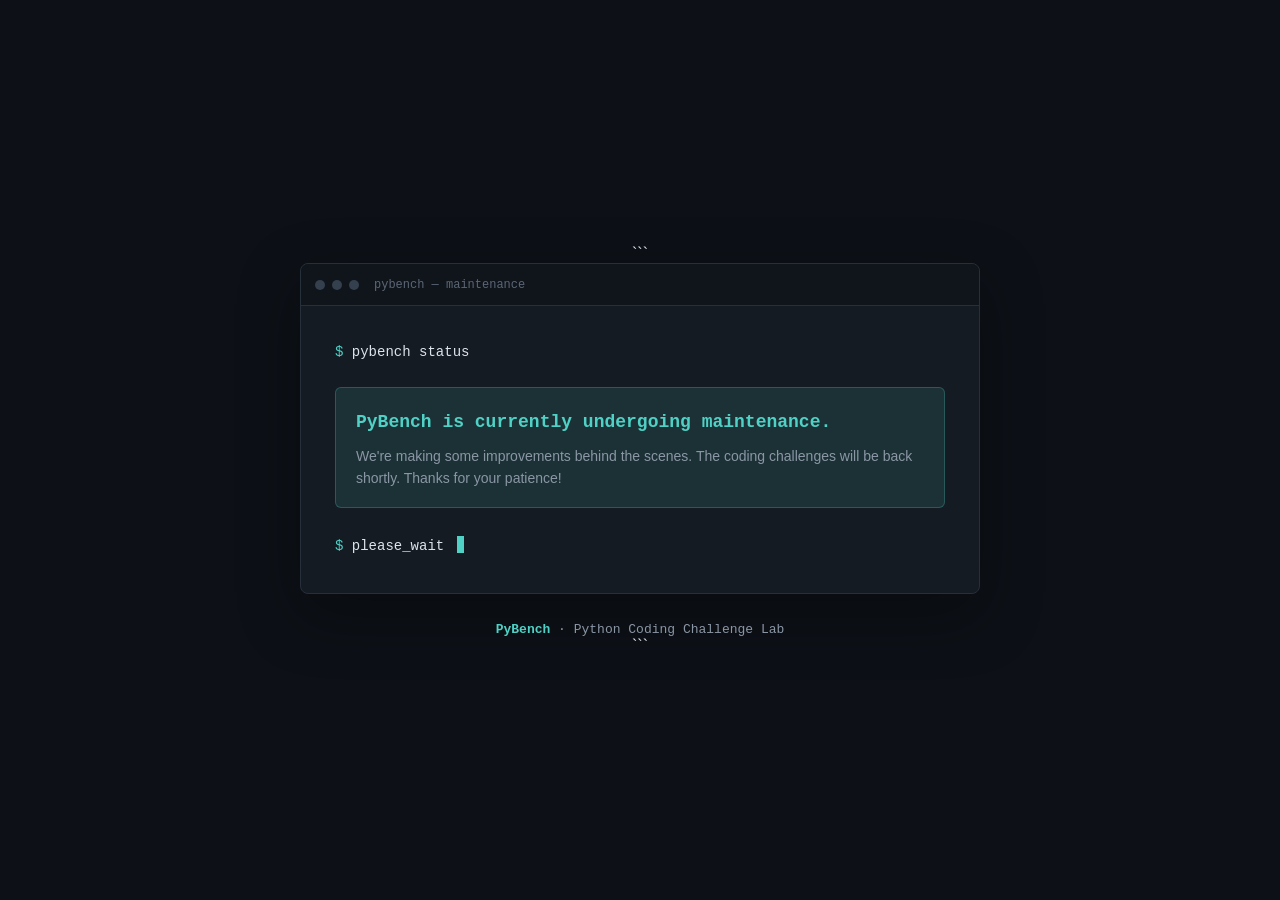
<file: index.html>
<!DOCTYPE html>

<html lang="en">
<head>
  <meta charset="UTF-8">
  <meta name="viewport" content="width=device-width, initial-scale=1.0">
  <title>PyBench — Maintenance</title>

  <style>
    :root {
      --bg: #0d1117;
      --surface: #151b23;
      --border: #262f3a;
      --text: #dde3ea;
      --text-dim: #8b96a5;
      --accent: #4fd1c5;
      --accent-soft: rgba(79, 209, 197, 0.12);
      --mono: "SFMono-Regular", "JetBrains Mono", Consolas,
              "Liberation Mono", Menlo, monospace;
      --sans: -apple-system, BlinkMacSystemFont, "Segoe UI", Roboto,
              "Helvetica Neue", Arial, sans-serif;
    }

    * {
      box-sizing: border-box;
    }

    body {
      margin: 0;
      min-height: 100vh;
      background: var(--bg);
      color: var(--text);
      font-family: var(--sans);
      display: flex;
      align-items: center;
      justify-content: center;
      padding: 24px;
    }

    .container {
      width: 100%;
      max-width: 680px;
      text-align: center;
    }

    .terminal {
      background: var(--surface);
      border: 1px solid var(--border);
      border-radius: 8px;
      overflow: hidden;
      text-align: left;
      box-shadow: 0 20px 60px rgba(0, 0, 0, 0.35);
    }

    .terminal-bar {
      height: 42px;
      display: flex;
      align-items: center;
      gap: 7px;
      padding: 0 14px;
      background: #10151c;
      border-bottom: 1px solid var(--border);
    }

    .dot {
      width: 10px;
      height: 10px;
      border-radius: 50%;
      background: #34404d;
    }

    .terminal-title {
      margin-left: 8px;
      color: #5b6675;
      font-family: var(--mono);
      font-size: 12px;
    }

    .terminal-body {
      padding: 34px;
      font-family: var(--mono);
      font-size: 14px;
      line-height: 1.8;
    }

    .prompt {
      color: var(--accent);
    }

    .command {
      color: var(--text);
    }

    .status {
      margin-top: 22px;
      padding: 18px 20px;
      background: var(--accent-soft);
      border: 1px solid rgba(79, 209, 197, 0.25);
      border-radius: 6px;
    }

    .status-title {
      color: var(--accent);
      font-size: 18px;
      font-weight: 700;
      margin-bottom: 6px;
    }

    .status-text {
      color: var(--text-dim);
      font-family: var(--sans);
      font-size: 14px;
      line-height: 1.6;
    }

    .cursor {
      display: inline-block;
      width: 7px;
      height: 17px;
      background: var(--accent);
      vertical-align: -3px;
      margin-left: 4px;
      animation: blink 1s steps(1) infinite;
    }

    @keyframes blink {
      50% {
        opacity: 0;
      }
    }

    .brand {
      margin-top: 28px;
      font-family: var(--mono);
      font-size: 13px;
      color: var(--text-dim);
    }

    .brand strong {
      color: var(--accent);
    }

    @media (max-width: 600px) {
      .terminal-body {
        padding: 24px;
      }

      .terminal {
        border-radius: 6px;
      }
    }
  </style>

</head>

<body>

  <main class="container">

```
<div class="terminal">

  <div class="terminal-bar">
    <span class="dot"></span>
    <span class="dot"></span>
    <span class="dot"></span>
    <span class="terminal-title">pybench — maintenance</span>
  </div>

  <div class="terminal-body">

    <div>
      <span class="prompt">$</span>
      <span class="command"> pybench status</span>
    </div>

    <div class="status">
      <div class="status-title">
        PyBench is currently undergoing maintenance.
      </div>

      <div class="status-text">
        We're making some improvements behind the scenes.
        The coding challenges will be back shortly.
        Thanks for your patience!
      </div>
    </div>

    <br>

    <div>
      <span class="prompt">$</span>
      <span class="command"> please_wait</span>
      <span class="cursor"></span>
    </div>

  </div>

</div>

<div class="brand">
  <strong>PyBench</strong> · Python Coding Challenge Lab
</div>
```

  </main>

</body>
</html>
</file>
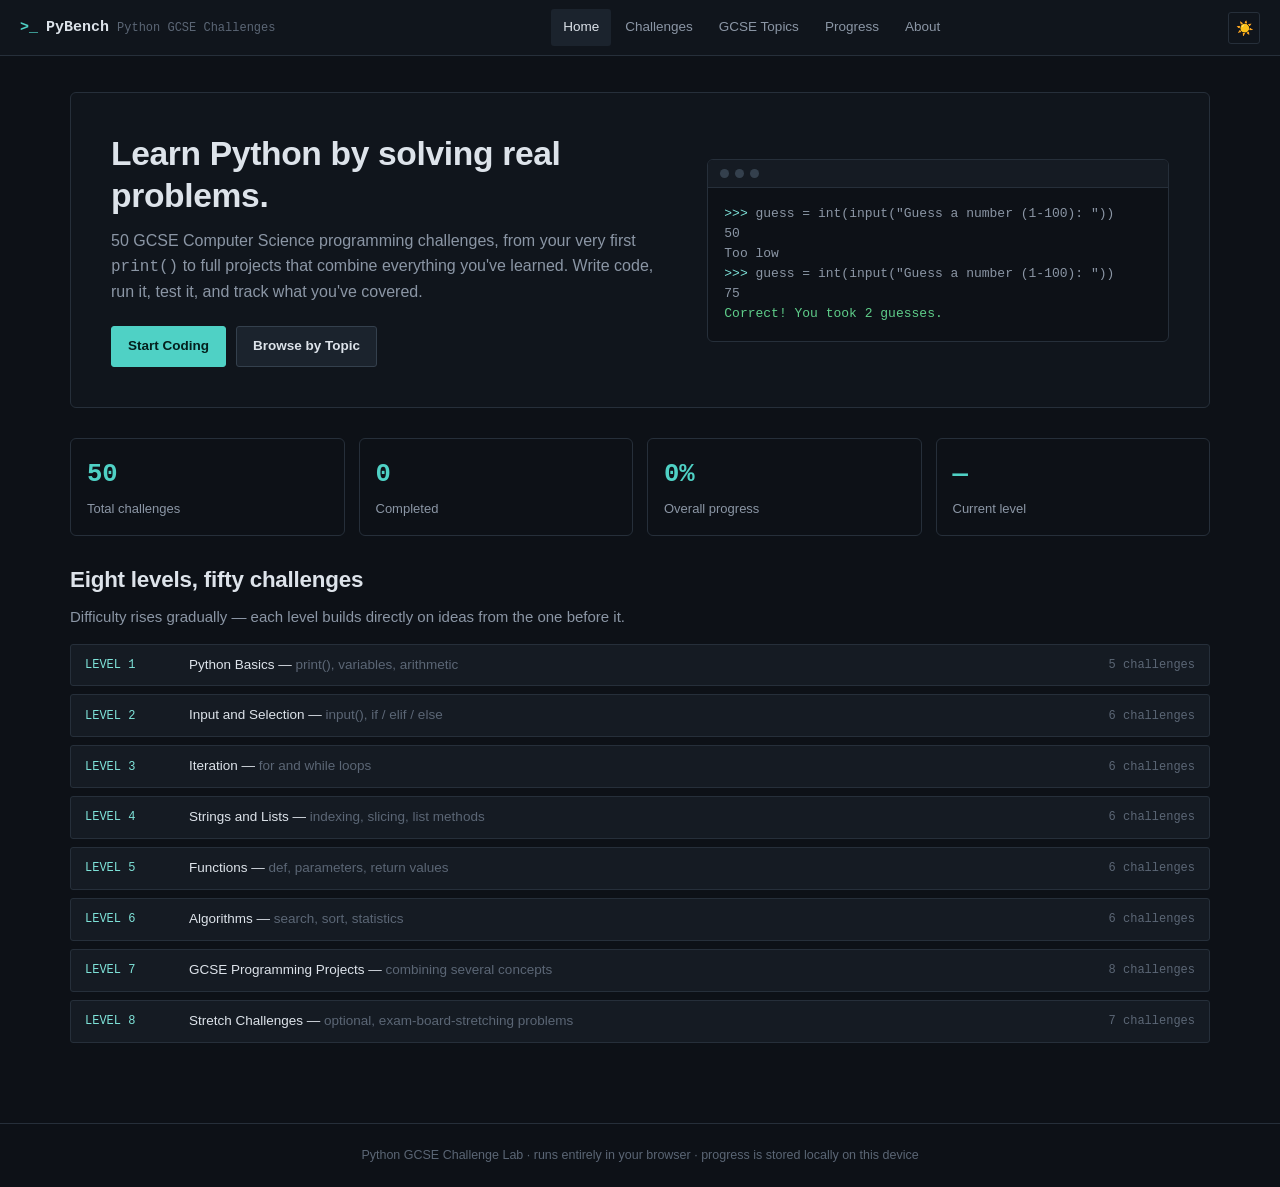
<file: _index.html>
<!DOCTYPE html>
<html lang="en">
<head>
<meta charset="UTF-8" />
<meta name="viewport" content="width=device-width, initial-scale=1.0" />
<title>PyBench — Python GCSE Challenge Lab</title>
<link rel="icon" type="image/svg+xml" href="favicon.svg" />
<link rel="stylesheet" href="css/style.css" />
</head>
<body data-page="home">
<header id="site-header" class="site-header"></header>

<main class="page">
  <section class="hero">
    <div>
      <h1>Learn Python by solving real problems.</h1>
      <p class="lede">50 GCSE Computer Science programming challenges, from your very first <code>print()</code> to full projects that combine everything you've learned. Write code, run it, test it, and track what you've covered.</p>
      <div class="hero-actions">
        <a href="challenges.html" class="btn btn-primary">Start Coding</a>
        <a href="topics.html" class="btn">Browse by Topic</a>
      </div>
    </div>
    <div class="hero-console">
      <div class="console-bar"><span class="dot"></span><span class="dot"></span><span class="dot"></span></div>
      <pre><span class="out-prompt">&gt;&gt;&gt; </span>guess = int(input("Guess a number (1-100): "))
50
Too low
<span class="out-prompt">&gt;&gt;&gt; </span>guess = int(input("Guess a number (1-100): "))
75
<span class="out-good">Correct! You took 2 guesses.</span></pre>
    </div>
  </section>

  <section id="home-stats" class="home-stats"></section>

  <section>
    <h2>Eight levels, fifty challenges</h2>
    <p class="page-lede">Difficulty rises gradually — each level builds directly on ideas from the one before it.</p>
    <div id="level-strip" class="level-strip"></div>
  </section>
</main>

<footer id="site-footer" class="site-footer"></footer>

<script src="js/challenges.js"></script>
<script src="js/app.js"></script>
<script>
  document.addEventListener("DOMContentLoaded", () => {
    const total = CHALLENGES.length;
    const data = ProgressStore.all();
    const completedCount = Object.keys(data.completed).length;
    const percent = total ? Math.round((completedCount / total) * 100) : 0;
    const currentLevel = completedCount
      ? Math.max(...Object.keys(data.completed).map(id => getChallengeById(Number(id)).level))
      : 0;

    document.getElementById("home-stats").innerHTML = `
      <div class="stat-block"><div class="num">${total}</div><div class="lbl">Total challenges</div></div>
      <div class="stat-block"><div class="num">${completedCount}</div><div class="lbl">Completed</div></div>
      <div class="stat-block"><div class="num">${percent}%</div><div class="lbl">Overall progress</div></div>
      <div class="stat-block"><div class="num">${currentLevel || "—"}</div><div class="lbl">Current level</div></div>
    `;

    document.getElementById("level-strip").innerHTML = LEVELS.map(l => {
      const count = CHALLENGES.filter(c => c.level === l.level).length;
      return `<a class="level-row" href="challenges.html?level=${l.level}" style="text-decoration:none;color:inherit;">
        <span class="level-tag">LEVEL ${l.level}</span>
        <span class="level-name">${l.name} — <span class="text-faint">${l.tagline}</span></span>
        <span class="level-count">${count} challenges</span>
      </a>`;
    }).join("");
  });
</script>
</body>
</html>
</file>
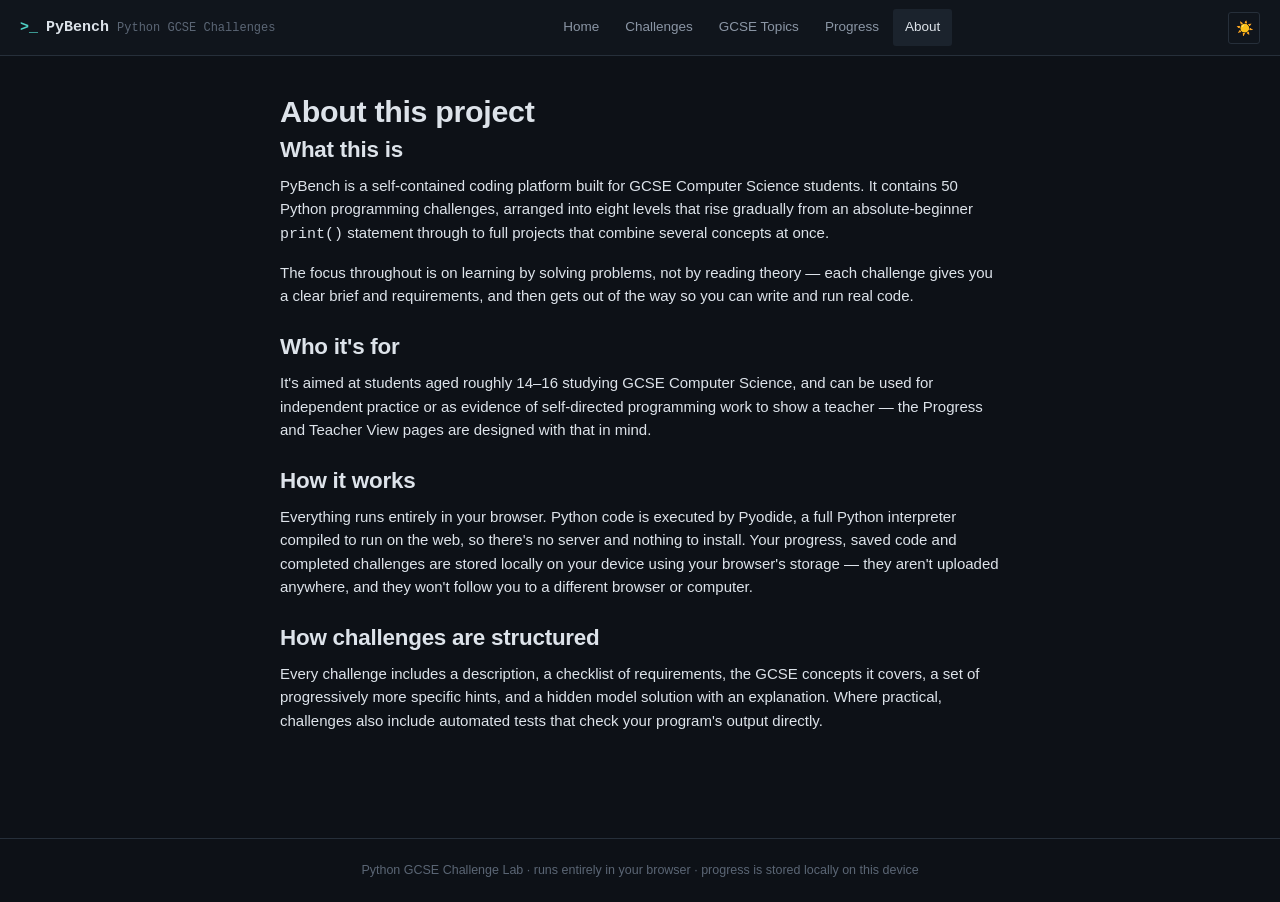
<file: about.html>
<!DOCTYPE html>
<html lang="en">
<head>
<meta charset="UTF-8" />
<meta name="viewport" content="width=device-width, initial-scale=1.0" />
<title>About — PyBench</title>
<link rel="icon" type="image/svg+xml" href="favicon.svg" />
<link rel="stylesheet" href="css/style.css" />
</head>
<body data-page="about">
<header id="site-header" class="site-header"></header>

<main class="page page-narrow">
  <h1 class="eyebrow-free-title">About this project</h1>

  <div class="about-block">
    <h2>What this is</h2>
    <p>PyBench is a self-contained coding platform built for GCSE Computer Science students. It contains 50 Python programming challenges, arranged into eight levels that rise gradually from an absolute-beginner <code>print()</code> statement through to full projects that combine several concepts at once.</p>
    <p>The focus throughout is on learning by solving problems, not by reading theory — each challenge gives you a clear brief and requirements, and then gets out of the way so you can write and run real code.</p>
  </div>

  <div class="about-block">
    <h2>Who it's for</h2>
    <p>It's aimed at students aged roughly 14–16 studying GCSE Computer Science, and can be used for independent practice or as evidence of self-directed programming work to show a teacher — the Progress and Teacher View pages are designed with that in mind.</p>
  </div>

  <div class="about-block">
    <h2>How it works</h2>
    <p>Everything runs entirely in your browser. Python code is executed by Pyodide, a full Python interpreter compiled to run on the web, so there's no server and nothing to install. Your progress, saved code and completed challenges are stored locally on your device using your browser's storage — they aren't uploaded anywhere, and they won't follow you to a different browser or computer.</p>
  </div>

  <div class="about-block">
    <h2>How challenges are structured</h2>
    <p>Every challenge includes a description, a checklist of requirements, the GCSE concepts it covers, a set of progressively more specific hints, and a hidden model solution with an explanation. Where practical, challenges also include automated tests that check your program's output directly.</p>
  </div>
</main>

<footer id="site-footer" class="site-footer"></footer>

<script src="js/app.js"></script>
</body>
</html>
</file>
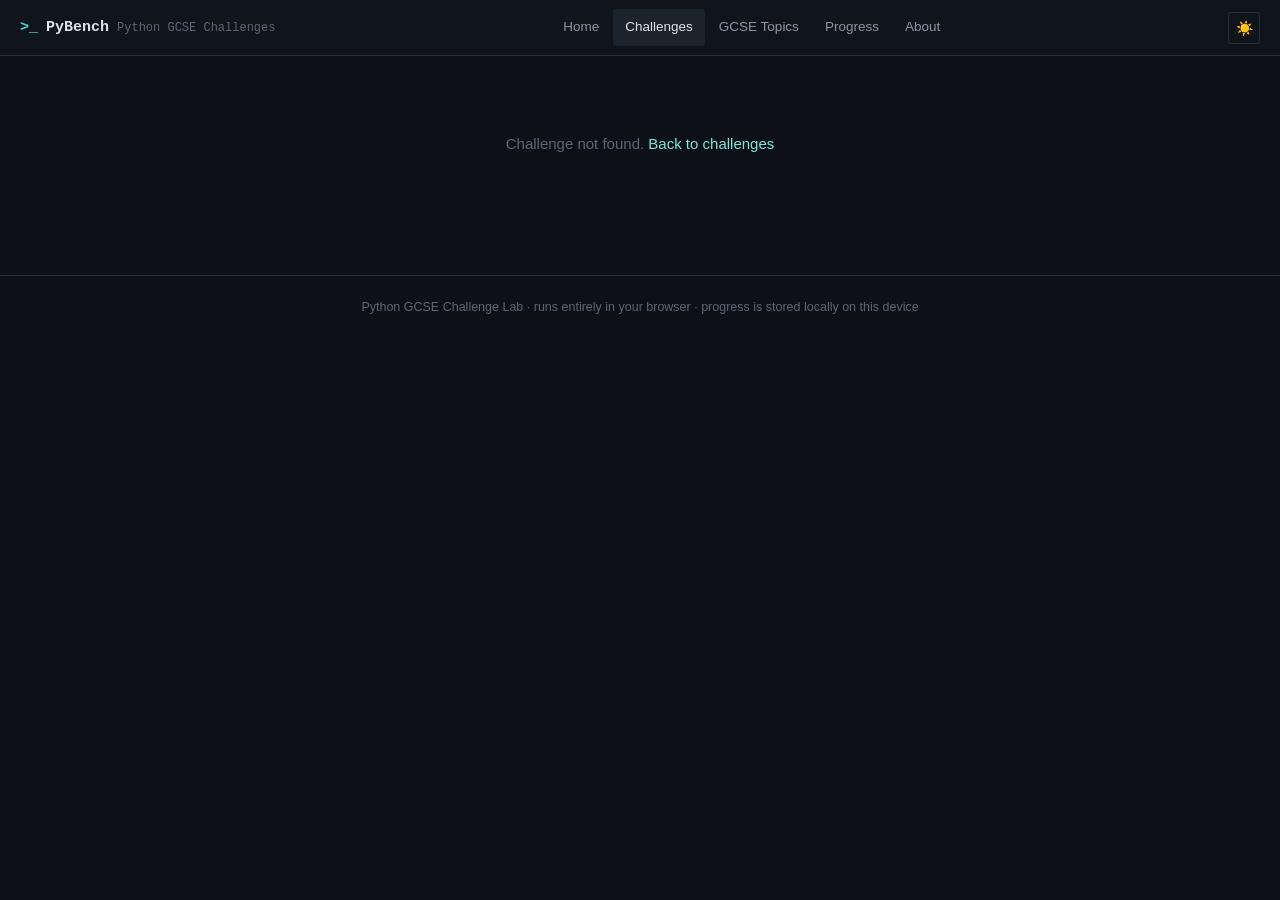
<file: challenge.html>
<!DOCTYPE html>
<html lang="en">
<head>
<meta charset="UTF-8" />
<meta name="viewport" content="width=device-width, initial-scale=1.0" />
<title>Challenge — PyBench</title>
<link rel="icon" type="image/svg+xml" href="favicon.svg" />
<link rel="stylesheet" href="css/style.css" />
</head>
<body data-page="challenges">
<header id="site-header" class="site-header"></header>

<main class="page page-wide">
  <div id="challenge-mount"></div>
</main>

<footer id="site-footer" class="site-footer"></footer>

<script src="js/challenges.js"></script>
<script src="js/python-runner.js"></script>
<script src="js/app.js"></script>
</body>
</html>
</file>
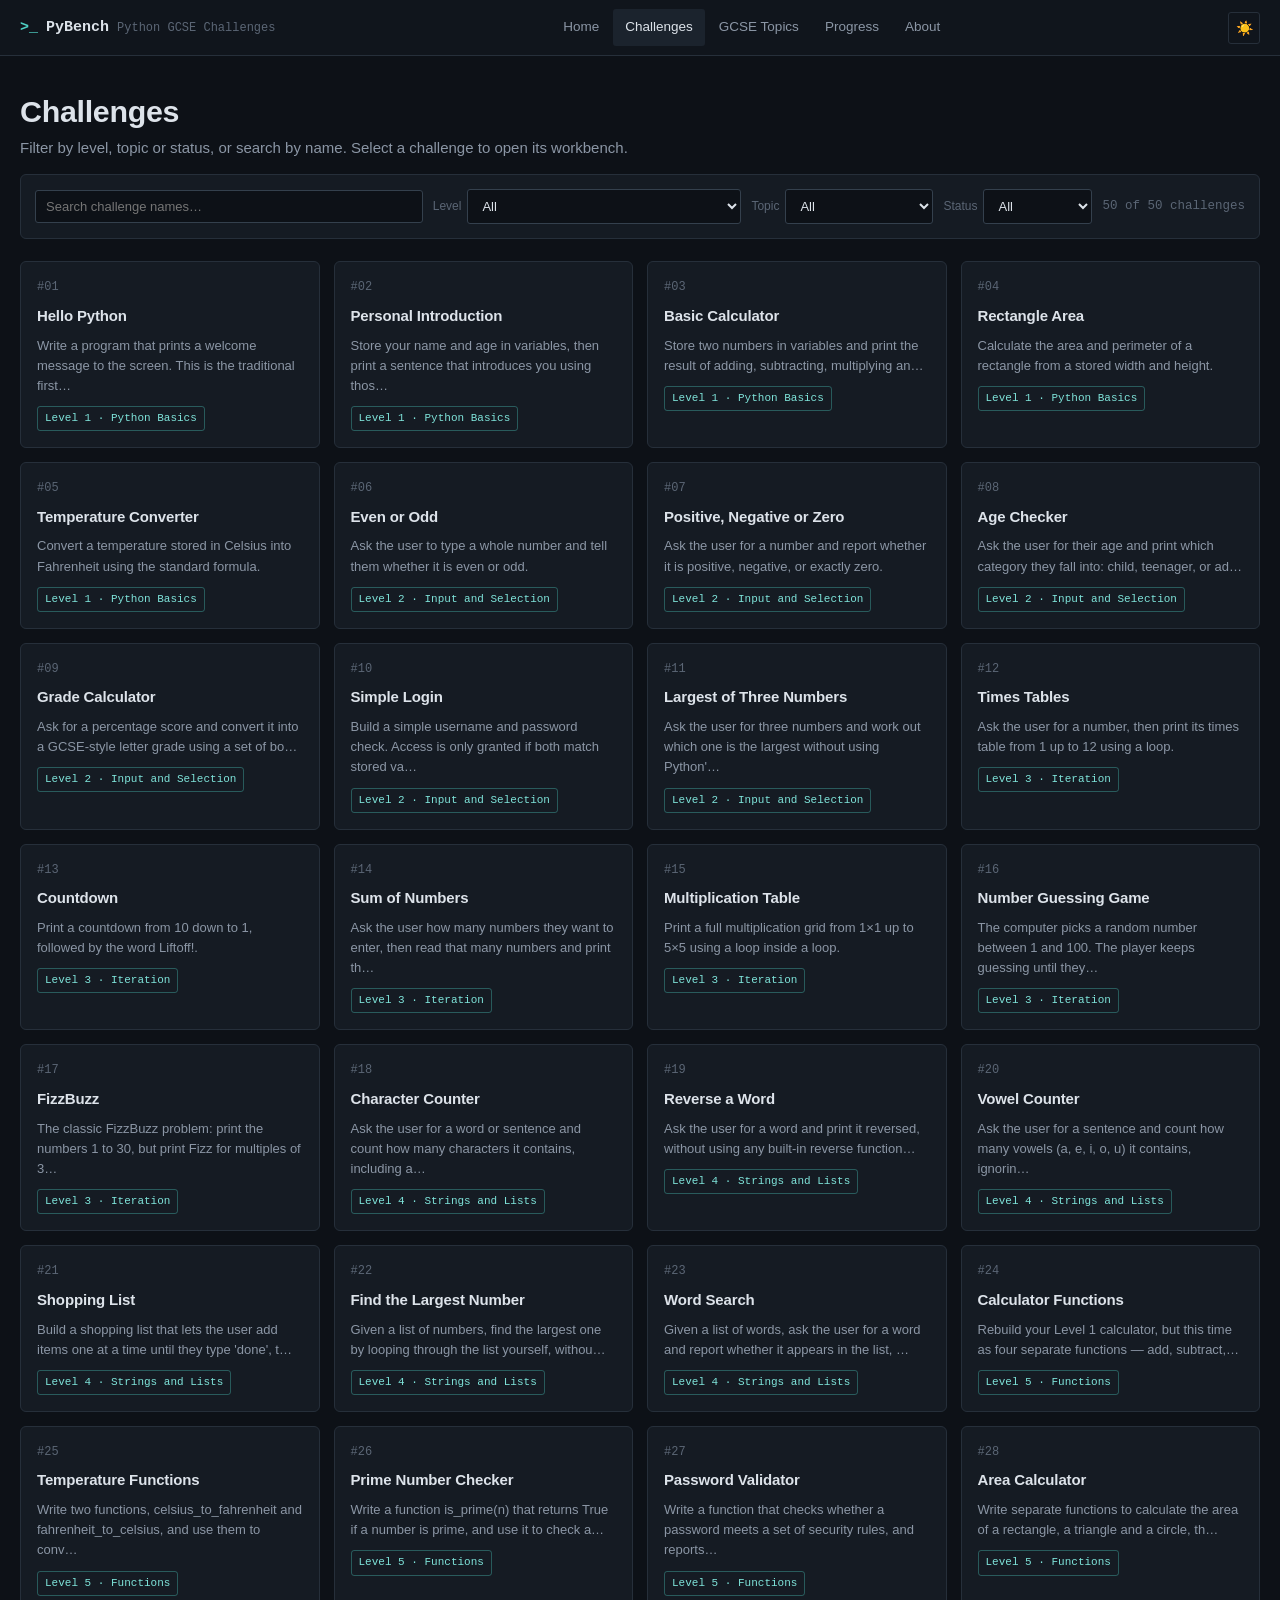
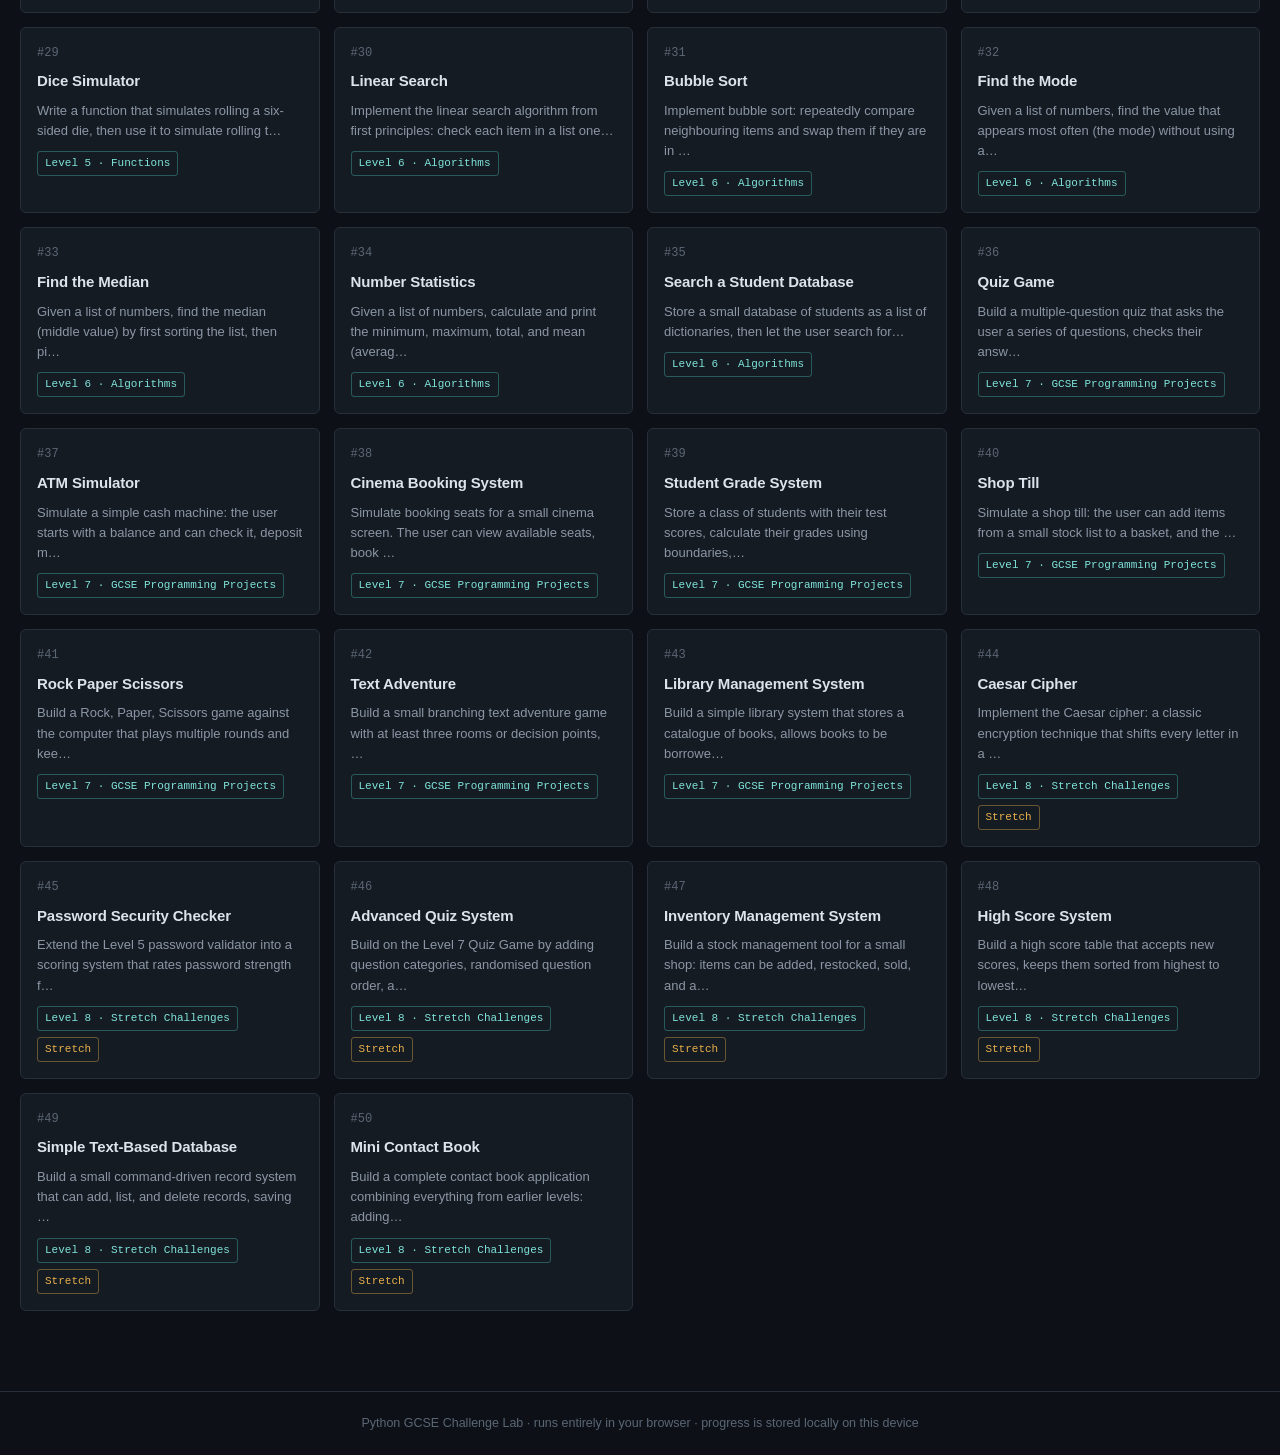
<file: challenges.html>
<!DOCTYPE html>
<html lang="en">
<head>
<meta charset="UTF-8" />
<meta name="viewport" content="width=device-width, initial-scale=1.0" />
<title>Challenges — PyBench</title>
<link rel="icon" type="image/svg+xml" href="favicon.svg" />
<link rel="stylesheet" href="css/style.css" />
</head>
<body data-page="challenges">
<header id="site-header" class="site-header"></header>

<main class="page page-wide">
  <h1 class="eyebrow-free-title">Challenges</h1>
  <p class="page-lede">Filter by level, topic or status, or search by name. Select a challenge to open its workbench.</p>

  <div class="filter-bar">
    <input type="search" id="search-input" placeholder="Search challenge names…" />
    <div class="filter-group">
      <label for="level-select">Level</label>
      <select id="level-select"><option value="">All</option></select>
    </div>
    <div class="filter-group">
      <label for="topic-select">Topic</label>
      <select id="topic-select"><option value="">All</option></select>
    </div>
    <div class="filter-group">
      <label for="status-select">Status</label>
      <select id="status-select">
        <option value="">All</option>
        <option value="not-started">Not Started</option>
        <option value="in-progress">In Progress</option>
        <option value="completed">Completed</option>
      </select>
    </div>
    <span id="filter-count" class="filter-count"></span>
  </div>

  <div id="challenge-grid" class="challenge-grid"></div>
</main>

<footer id="site-footer" class="site-footer"></footer>

<script src="js/challenges.js"></script>
<script src="js/app.js"></script>
</body>
</html>
</file>
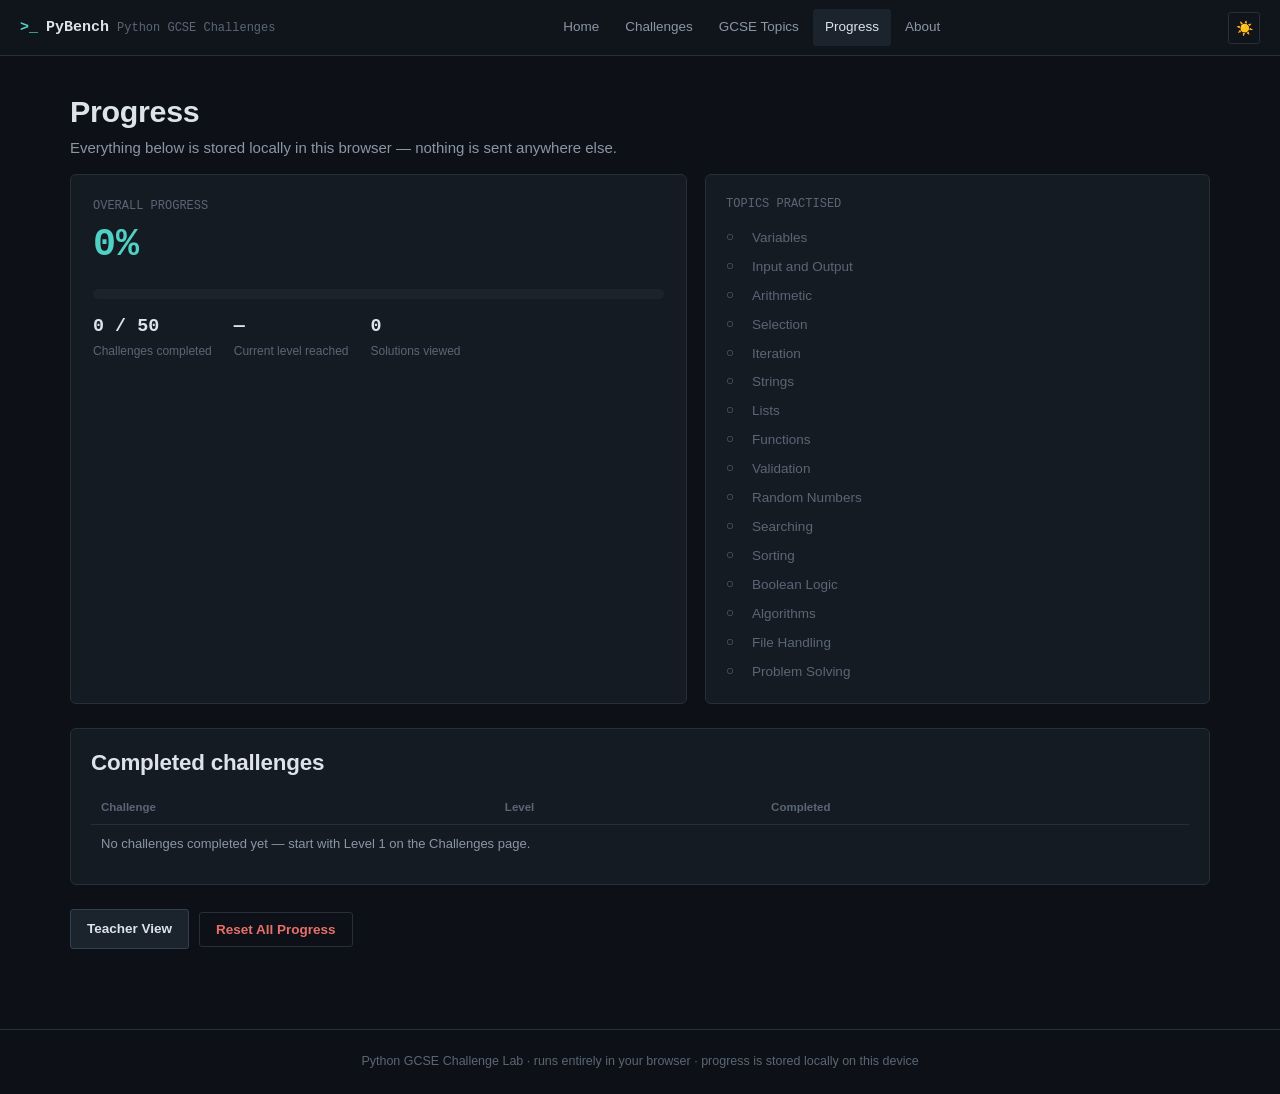
<file: progress.html>
<!DOCTYPE html>
<html lang="en">
<head>
<meta charset="UTF-8" />
<meta name="viewport" content="width=device-width, initial-scale=1.0" />
<title>Progress — PyBench</title>
<link rel="icon" type="image/svg+xml" href="favicon.svg" />
<link rel="stylesheet" href="css/style.css" />
</head>
<body data-page="progress">
<header id="site-header" class="site-header"></header>

<main class="page">
  <div id="progress-view">
    <h1 class="eyebrow-free-title">Progress</h1>
    <p class="page-lede">Everything below is stored locally in this browser — nothing is sent anywhere else.</p>
    <div id="progress-mount"></div>
  </div>

  <div id="teacher-view" class="hidden">
    <div id="teacher-mount"></div>
  </div>
</main>

<footer id="site-footer" class="site-footer no-print"></footer>

<script src="js/challenges.js"></script>
<script src="js/app.js"></script>
<script src="js/progress.js"></script>
</body>
</html>
</file>
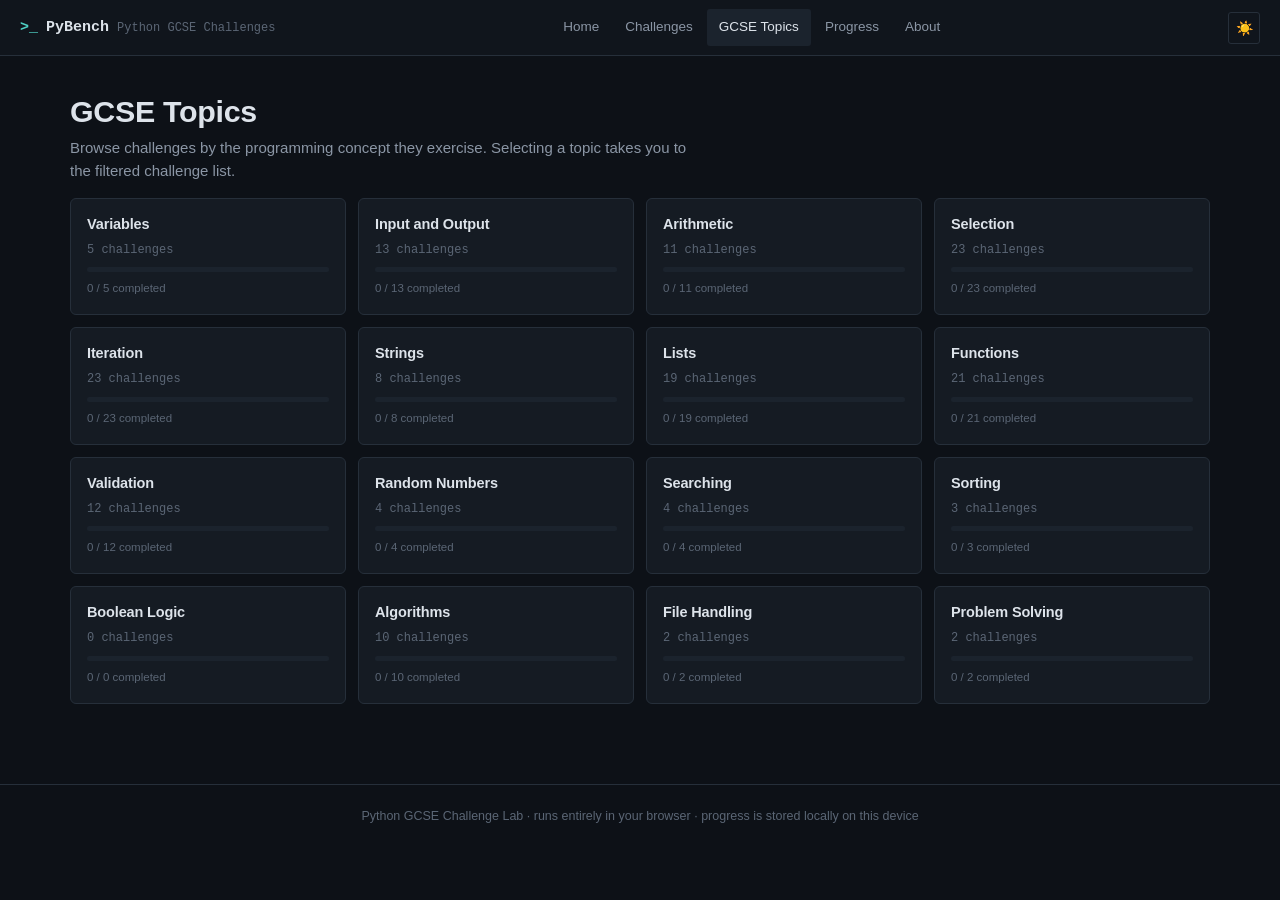
<file: topics.html>
<!DOCTYPE html>
<html lang="en">
<head>
<meta charset="UTF-8" />
<meta name="viewport" content="width=device-width, initial-scale=1.0" />
<title>GCSE Topics — PyBench</title>
<link rel="icon" type="image/svg+xml" href="favicon.svg" />
<link rel="stylesheet" href="css/style.css" />
</head>
<body data-page="topics">
<header id="site-header" class="site-header"></header>

<main class="page">
  <h1 class="eyebrow-free-title">GCSE Topics</h1>
  <p class="page-lede">Browse challenges by the programming concept they exercise. Selecting a topic takes you to the filtered challenge list.</p>

  <div id="topic-grid" class="topic-grid"></div>
</main>

<footer id="site-footer" class="site-footer"></footer>

<script src="js/challenges.js"></script>
<script src="js/app.js"></script>
<script>
  document.addEventListener("DOMContentLoaded", () => {
    const data = ProgressStore.all();
    const completedIds = new Set(Object.keys(data.completed).map(Number));

    const grid = document.getElementById("topic-grid");
    grid.innerHTML = TOPICS.map(topic => {
      const related = CHALLENGES.filter(c => c.topics.includes(topic));
      const done = related.filter(c => completedIds.has(c.id)).length;
      const pct = related.length ? Math.round((done / related.length) * 100) : 0;
      return `
        <a class="topic-card" href="challenges.html?topic=${encodeURIComponent(topic)}" style="text-decoration:none;color:inherit;">
          <h3>${topic}</h3>
          <div class="topic-count">${related.length} challenge${related.length === 1 ? "" : "s"}</div>
          <div class="topic-progress-track"><div class="topic-progress-fill" style="width:${pct}%;"></div></div>
          <div class="text-faint" style="font-size:11.5px;">${done} / ${related.length} completed</div>
        </a>
      `;
    }).join("");
  });
</script>
</body>
</html>
</file>
<file: css/style.css>
/* ==========================================================================
   Python GCSE Challenge Lab — Stylesheet
   Design language: a quiet, IDE-like workspace. Dark charcoal/navy base,
   a single cyan accent reserved for interactive/active elements, and a
   monospace face wherever code or code-like data appears.
   ========================================================================== */

:root {
  /* Color: dark theme (default) */
  --bg: #0d1117;
  --bg-raised: #10151c;
  --surface: #151b23;
  --surface-2: #1b232d;
  --border: #262f3a;
  --border-strong: #34404d;
  --text: #dde3ea;
  --text-dim: #8b96a5;
  --text-faint: #5b6675;
  --accent: #4fd1c5;
  --accent-strong: #7fe4da;
  --accent-contrast: #04201d;
  --warn: #e8b04b;
  --good: #5fce8a;
  --bad: #e8706b;

  --mono: "SFMono-Regular", "JetBrains Mono", Consolas, "Liberation Mono", Menlo, monospace;
  --sans: -apple-system, "Segoe UI", Roboto, "Helvetica Neue", Arial, sans-serif;

  --radius: 6px;
  --radius-sm: 3px;
  --shadow: 0 8px 24px rgba(0, 0, 0, 0.35);

  --header-h: 56px;
}

:root[data-theme="light"] {
  --bg: #f4f6f8;
  --bg-raised: #ffffff;
  --surface: #ffffff;
  --surface-2: #eef1f4;
  --border: #d7dce2;
  --border-strong: #b9c1cb;
  --text: #182028;
  --text-dim: #4d5865;
  --text-faint: #8794a3;
  --accent: #0f8a7c;
  --accent-strong: #0b6a5f;
  --accent-contrast: #ffffff;
  --warn: #9a6a0c;
  --good: #1f8f52;
  --bad: #c23b35;
  --shadow: 0 8px 24px rgba(20, 30, 40, 0.12);
}

/* ---------------------------------- Reset --------------------------------- */

*, *::before, *::after { box-sizing: border-box; }

html { color-scheme: dark; }
:root[data-theme="light"] html { color-scheme: light; }

body {
  margin: 0;
  background: var(--bg);
  color: var(--text);
  font-family: var(--sans);
  font-size: 15px;
  line-height: 1.55;
  -webkit-font-smoothing: antialiased;
}

h1, h2, h3, h4 { font-family: var(--sans); font-weight: 650; line-height: 1.25; margin: 0 0 0.5em; letter-spacing: -0.01em; }
h1 { font-size: 1.9rem; }
h2 { font-size: 1.4rem; }
h3 { font-size: 1.1rem; }
p { margin: 0 0 1em; color: var(--text); }
a { color: var(--accent-strong); text-decoration: none; }
a:hover { text-decoration: underline; }
code, pre, .mono { font-family: var(--mono); }
ul, ol { padding-left: 1.3em; }

:focus-visible {
  outline: 2px solid var(--accent);
  outline-offset: 2px;
}

button {
  font-family: var(--sans);
  cursor: pointer;
}

/* ---------------------------------- Layout -------------------------------- */

.site-header {
  height: var(--header-h);
  border-bottom: 1px solid var(--border);
  background: var(--bg-raised);
  display: flex;
  align-items: center;
  justify-content: space-between;
  padding: 0 20px;
  position: sticky;
  top: 0;
  z-index: 50;
}

.brand {
  display: flex;
  align-items: baseline;
  gap: 8px;
  font-family: var(--mono);
  font-weight: 700;
  font-size: 15px;
  color: var(--text);
}
.brand .brand-mark { color: var(--accent); }
.brand .brand-sub { color: var(--text-faint); font-weight: 500; font-size: 12px; }

.main-nav {
  display: flex;
  gap: 2px;
}
.main-nav a {
  color: var(--text-dim);
  font-size: 13.5px;
  padding: 8px 12px;
  border-radius: var(--radius-sm);
}
.main-nav a:hover { color: var(--text); text-decoration: none; background: var(--surface-2); }
.main-nav a.active { color: var(--text); background: var(--surface-2); }

.header-actions { display: flex; align-items: center; gap: 10px; }

.icon-btn {
  background: transparent;
  border: 1px solid var(--border);
  color: var(--text-dim);
  border-radius: var(--radius-sm);
  width: 32px;
  height: 32px;
  display: flex;
  align-items: center;
  justify-content: center;
  font-size: 14px;
}
.icon-btn:hover { color: var(--text); border-color: var(--border-strong); }

.page {
  max-width: 1180px;
  margin: 0 auto;
  padding: 36px 20px 80px;
}
.page-narrow { max-width: 760px; }
.page-wide { max-width: 1360px; }

.eyebrow-free-title { margin-bottom: 6px; }
.page-lede { color: var(--text-dim); max-width: 640px; }

/* ---------------------------------- Buttons ------------------------------- */

.btn {
  display: inline-flex;
  align-items: center;
  gap: 8px;
  border-radius: var(--radius-sm);
  padding: 9px 16px;
  font-size: 13.5px;
  font-weight: 600;
  border: 1px solid var(--border-strong);
  background: var(--surface-2);
  color: var(--text);
}
.btn:hover { border-color: var(--text-faint); text-decoration: none; }
.btn-primary {
  background: var(--accent);
  border-color: var(--accent);
  color: var(--accent-contrast);
}
.btn-primary:hover { background: var(--accent-strong); border-color: var(--accent-strong); }
.btn-ghost {
  background: transparent;
  border-color: transparent;
  color: var(--text-dim);
}
.btn-ghost:hover { color: var(--text); background: var(--surface-2); }
.btn-danger { color: var(--bad); border-color: var(--border); background: transparent; }
.btn-danger:hover { border-color: var(--bad); }
.btn-sm { padding: 6px 11px; font-size: 12.5px; }
.btn:disabled { opacity: 0.45; cursor: not-allowed; }

/* ---------------------------------- Cards --------------------------------- */

.panel {
  background: var(--surface);
  border: 1px solid var(--border);
  border-radius: var(--radius);
}

.card {
  background: var(--surface);
  border: 1px solid var(--border);
  border-radius: var(--radius);
  padding: 16px;
}

/* --------------------------------- Home hero ------------------------------ */

.hero {
  border: 1px solid var(--border);
  background: var(--bg-raised);
  border-radius: var(--radius);
  padding: 40px;
  display: grid;
  grid-template-columns: 1.1fr 0.9fr;
  gap: 32px;
  align-items: center;
}
@media (max-width: 860px) { .hero { grid-template-columns: 1fr; padding: 24px; } }

.hero h1 { font-size: 2.1rem; margin-bottom: 12px; }
.hero p.lede { color: var(--text-dim); font-size: 16px; margin-bottom: 22px; }
.hero-actions { display: flex; gap: 10px; flex-wrap: wrap; }

.hero-console {
  font-family: var(--mono);
  font-size: 13px;
  background: var(--bg);
  border: 1px solid var(--border);
  border-radius: var(--radius);
  overflow: hidden;
}
.hero-console .console-bar {
  display: flex;
  gap: 6px;
  padding: 9px 12px;
  border-bottom: 1px solid var(--border);
  background: var(--surface);
}
.hero-console .dot { width: 9px; height: 9px; border-radius: 50%; background: var(--border-strong); }
.hero-console pre { margin: 0; padding: 16px; color: var(--text-dim); white-space: pre-wrap; }
.hero-console .out-good { color: var(--good); }
.hero-console .out-prompt { color: var(--accent-strong); }

.home-stats {
  display: grid;
  grid-template-columns: repeat(4, 1fr);
  gap: 14px;
  margin: 30px 0;
}
@media (max-width: 700px) { .home-stats { grid-template-columns: repeat(2, 1fr); } }
.stat-block { border: 1px solid var(--border); border-radius: var(--radius); padding: 16px; }
.stat-block .num { font-family: var(--mono); font-size: 1.6rem; font-weight: 700; color: var(--accent); }
.stat-block .lbl { color: var(--text-dim); font-size: 13px; margin-top: 4px; }

.level-strip { display: flex; flex-direction: column; gap: 8px; margin-top: 14px; }
.level-row {
  display: grid;
  grid-template-columns: 90px 1fr auto;
  align-items: center;
  gap: 14px;
  padding: 10px 14px;
  border: 1px solid var(--border);
  border-radius: var(--radius-sm);
  background: var(--surface);
}
.level-row .level-tag { font-family: var(--mono); font-size: 12px; color: var(--accent-strong); }
.level-row .level-name { font-size: 13.5px; }
.level-row .level-count { font-size: 12px; color: var(--text-faint); font-family: var(--mono); }

/* ------------------------------ Challenge list ----------------------------- */

.filter-bar {
  display: flex;
  gap: 10px;
  flex-wrap: wrap;
  align-items: center;
  margin-bottom: 22px;
  padding: 14px;
  border: 1px solid var(--border);
  border-radius: var(--radius);
  background: var(--surface);
}
.filter-bar input[type="search"],
.filter-bar select {
  background: var(--bg);
  border: 1px solid var(--border-strong);
  color: var(--text);
  border-radius: var(--radius-sm);
  padding: 8px 10px;
  font-size: 13px;
  font-family: var(--sans);
}
.filter-bar input[type="search"] { flex: 1 1 200px; min-width: 160px; }
.filter-bar label { font-size: 12px; color: var(--text-faint); margin-right: 6px; }
.filter-group { display: flex; align-items: center; }
.filter-count { margin-left: auto; font-size: 12.5px; color: var(--text-faint); font-family: var(--mono); }

.challenge-grid {
  display: grid;
  grid-template-columns: repeat(auto-fill, minmax(280px, 1fr));
  gap: 14px;
}

.challenge-card {
  border: 1px solid var(--border);
  border-radius: var(--radius);
  background: var(--surface);
  padding: 16px;
  display: flex;
  flex-direction: column;
  gap: 10px;
  transition: border-color 0.12s ease;
}
.challenge-card:hover { border-color: var(--border-strong); text-decoration: none; }
.challenge-card .cc-top { display: flex; justify-content: space-between; align-items: flex-start; gap: 8px; }
.challenge-card .cc-id { font-family: var(--mono); color: var(--text-faint); font-size: 12px; }
.challenge-card h3 { font-size: 15px; margin: 0; color: var(--text); }
.challenge-card .cc-desc { color: var(--text-dim); font-size: 13px; margin: 0; }
.challenge-card .cc-meta { display: flex; gap: 6px; flex-wrap: wrap; }
.challenge-card .cc-footer { margin-top: auto; display: flex; justify-content: space-between; align-items: center; }

.badge {
  font-size: 11px;
  font-family: var(--mono);
  padding: 3px 7px;
  border-radius: var(--radius-sm);
  border: 1px solid var(--border-strong);
  color: var(--text-dim);
  white-space: nowrap;
}
.badge-level { color: var(--accent-strong); border-color: rgba(79, 209, 197, 0.35); }
.badge-stretch { color: var(--warn); border-color: rgba(232, 176, 75, 0.4); }
.badge-done { color: var(--good); border-color: rgba(95, 206, 138, 0.4); }
.badge-progress { color: var(--warn); border-color: rgba(232, 176, 75, 0.4); }

.status-dot { width: 8px; height: 8px; border-radius: 50%; display: inline-block; }
.status-dot.done { background: var(--good); }
.status-dot.viewed { background: var(--warn); }
.status-dot.new { background: var(--text-faint); }

/* --------------------------------- Detail page ----------------------------- */

.challenge-header {
  display: flex;
  justify-content: space-between;
  align-items: flex-start;
  gap: 16px;
  margin-bottom: 18px;
  flex-wrap: wrap;
}
.challenge-header .ch-meta-line {
  font-family: var(--mono);
  color: var(--text-faint);
  font-size: 12.5px;
  margin-bottom: 6px;
}

.workbench {
  display: grid;
  grid-template-columns: minmax(300px, 420px) 1fr;
  gap: 16px;
  align-items: start;
}
@media (max-width: 980px) { .workbench { grid-template-columns: 1fr; } }

.brief-panel { padding: 20px; }
.brief-section { margin-bottom: 20px; }
.brief-section:last-child { margin-bottom: 0; }
.brief-section h4 {
  font-size: 11.5px;
  color: var(--text-faint);
  margin-bottom: 8px;
  font-weight: 700;
}
.req-list { list-style: none; padding: 0; margin: 0; display: flex; flex-direction: column; gap: 6px; }
.req-list li { display: flex; gap: 8px; align-items: flex-start; font-size: 13.5px; color: var(--text-dim); }
.req-list li::before { content: "—"; color: var(--text-faint); }
.concept-chips { display: flex; flex-wrap: wrap; gap: 6px; }
.chip {
  font-family: var(--mono);
  font-size: 11.5px;
  padding: 3px 8px;
  border-radius: var(--radius-sm);
  background: var(--surface-2);
  border: 1px solid var(--border);
  color: var(--text-dim);
}
.example-block { background: var(--bg); border: 1px solid var(--border); border-radius: var(--radius-sm); padding: 10px 12px; font-family: var(--mono); font-size: 12.5px; color: var(--text-dim); white-space: pre-wrap; }

.editor-panel { display: flex; flex-direction: column; gap: 12px; }

.editor-toolbar {
  display: flex;
  align-items: center;
  gap: 8px;
  padding: 8px 10px;
  border: 1px solid var(--border);
  border-radius: var(--radius) var(--radius) 0 0;
  background: var(--surface);
  border-bottom: none;
}
.editor-toolbar .tb-label { font-family: var(--mono); font-size: 12px; color: var(--text-faint); margin-right: auto; }

.code-shell {
  border: 1px solid var(--border);
  border-radius: 0 0 var(--radius) var(--radius);
  overflow: hidden;
  background: var(--bg);
}

.code-area-wrap {
  display: flex;
  font-family: var(--mono);
  font-size: 13.5px;
  line-height: 1.6;
}
.line-numbers {
  user-select: none;
  text-align: right;
  color: var(--text-faint);
  padding: 12px 10px 12px 0;
  background: var(--bg-raised);
  border-right: 1px solid var(--border);
  white-space: pre;
  overflow: hidden;
}
textarea.code-input {
  flex: 1;
  resize: vertical;
  min-height: 260px;
  background: var(--bg);
  color: var(--text);
  border: none;
  padding: 12px;
  font-family: var(--mono);
  font-size: 13.5px;
  line-height: 1.6;
  outline: none;
  tab-size: 4;
}

.console-wrap { border-top: 1px solid var(--border); }
.console-head {
  display: flex;
  align-items: center;
  gap: 8px;
  padding: 8px 12px;
  background: var(--surface);
  font-family: var(--mono);
  font-size: 11.5px;
  color: var(--text-faint);
  border-bottom: 1px solid var(--border);
}
.console-out {
  margin: 0;
  padding: 12px;
  font-family: var(--mono);
  font-size: 13px;
  min-height: 90px;
  max-height: 260px;
  overflow-y: auto;
  white-space: pre-wrap;
  color: var(--text-dim);
}
.console-out .err { color: var(--bad); }
.console-out .ok-line { color: var(--good); }
.console-out .prompt-line { color: var(--accent-strong); }

.test-results { display: flex; flex-direction: column; gap: 6px; margin-top: 10px; }
.test-row {
  display: flex;
  align-items: center;
  gap: 8px;
  font-size: 12.5px;
  font-family: var(--mono);
  padding: 7px 10px;
  border-radius: var(--radius-sm);
  border: 1px solid var(--border);
}
.test-row.pass { color: var(--good); border-color: rgba(95, 206, 138, 0.35); }
.test-row.fail { color: var(--bad); border-color: rgba(232, 112, 107, 0.35); }
.test-row.pending { color: var(--text-faint); }

.hint-list { display: flex; flex-direction: column; gap: 8px; }
.hint-item {
  border: 1px solid var(--border);
  border-radius: var(--radius-sm);
  overflow: hidden;
}
.hint-item summary {
  padding: 9px 12px;
  cursor: pointer;
  font-size: 13px;
  color: var(--text-dim);
  list-style: none;
  display: flex;
  align-items: center;
  gap: 8px;
}
.hint-item summary::-webkit-details-marker { display: none; }
.hint-item summary::before { content: "+"; color: var(--accent); font-family: var(--mono); width: 12px; }
.hint-item[open] summary::before { content: "–"; }
.hint-item .hint-body { padding: 0 12px 12px 30px; color: var(--text-dim); font-size: 13px; }
.hint-body code { background: var(--bg); padding: 1px 5px; border-radius: 3px; }

.solution-gate {
  border: 1px solid var(--border);
  border-radius: var(--radius);
  padding: 16px;
  text-align: center;
  color: var(--text-dim);
  font-size: 13.5px;
}
.solution-gate p { margin-bottom: 12px; }

.solution-block { display: none; flex-direction: column; gap: 14px; }
.solution-block.visible { display: flex; }
.solution-code {
  background: var(--bg);
  border: 1px solid var(--border);
  border-radius: var(--radius-sm);
  padding: 14px;
  font-family: var(--mono);
  font-size: 13px;
  overflow-x: auto;
  white-space: pre;
  color: var(--text);
}

.completion-bar {
  display: flex;
  align-items: center;
  gap: 12px;
  padding: 14px 16px;
  border: 1px solid var(--border);
  border-radius: var(--radius);
  margin-top: 16px;
  flex-wrap: wrap;
}
.completion-bar .status-text { font-size: 13.5px; color: var(--text-dim); margin-right: auto; }

/* ---------------------------------- Topics -------------------------------- */

.topic-grid {
  display: grid;
  grid-template-columns: repeat(auto-fill, minmax(220px, 1fr));
  gap: 12px;
}
.topic-card {
  border: 1px solid var(--border);
  border-radius: var(--radius);
  background: var(--surface);
  padding: 16px;
  display: flex;
  flex-direction: column;
  gap: 8px;
}
.topic-card h3 { font-size: 14.5px; margin: 0; }
.topic-card .topic-count { font-family: var(--mono); font-size: 12px; color: var(--text-faint); }
.topic-progress-track { height: 5px; background: var(--surface-2); border-radius: 4px; overflow: hidden; }
.topic-progress-fill { height: 100%; background: var(--accent); }

/* --------------------------------- Progress -------------------------------- */

.progress-summary { display: grid; grid-template-columns: 1.1fr 0.9fr; gap: 18px; margin-bottom: 24px; }
@media (max-width: 860px) { .progress-summary { grid-template-columns: 1fr; } }

.big-progress { padding: 22px; }
.big-progress .pct { font-family: var(--mono); font-size: 2.4rem; font-weight: 700; color: var(--accent); }
.bar-track { height: 10px; border-radius: 5px; background: var(--surface-2); overflow: hidden; margin: 14px 0; }
.bar-fill { height: 100%; background: var(--accent); border-radius: 5px; transition: width 0.3s ease; }
.progress-metrics { display: flex; gap: 22px; flex-wrap: wrap; margin-top: 10px; }
.progress-metric .m-num { font-family: var(--mono); font-size: 1.15rem; font-weight: 700; }
.progress-metric .m-lbl { font-size: 12px; color: var(--text-faint); }

.topic-checklist { display: flex; flex-direction: column; gap: 8px; padding: 20px; }
.topic-checklist .tc-row { display: flex; align-items: center; gap: 10px; font-size: 13.5px; }
.topic-checklist .tc-row .tc-mark { font-family: var(--mono); width: 16px; }
.topic-checklist .tc-row.done { color: var(--good); }
.topic-checklist .tc-row.pending { color: var(--text-faint); }

.completed-table { width: 100%; border-collapse: collapse; font-size: 13px; }
.completed-table th { text-align: left; color: var(--text-faint); font-weight: 600; font-size: 11.5px; padding: 8px 10px; border-bottom: 1px solid var(--border); }
.completed-table td { padding: 9px 10px; border-bottom: 1px solid var(--border); color: var(--text-dim); }
.completed-table tr:last-child td { border-bottom: none; }

.empty-state { padding: 40px 20px; text-align: center; color: var(--text-faint); }

/* ---------------------------------- About --------------------------------- */

.about-block { margin-bottom: 26px; }
.about-block h2 { margin-bottom: 10px; }

/* --------------------------------- Utility --------------------------------- */

.flex-row { display: flex; gap: 10px; align-items: center; }
.mt-1 { margin-top: 8px; } .mt-2 { margin-top: 16px; } .mt-3 { margin-top: 24px; }
.text-dim { color: var(--text-dim); }
.text-faint { color: var(--text-faint); }
.hidden { display: none !important; }

.site-footer {
  border-top: 1px solid var(--border);
  padding: 22px 20px;
  text-align: center;
  color: var(--text-faint);
  font-size: 12.5px;
}

@media print {
  .site-header, .site-footer, .no-print { display: none !important; }
  body { background: #fff; color: #000; }
}
</file>
